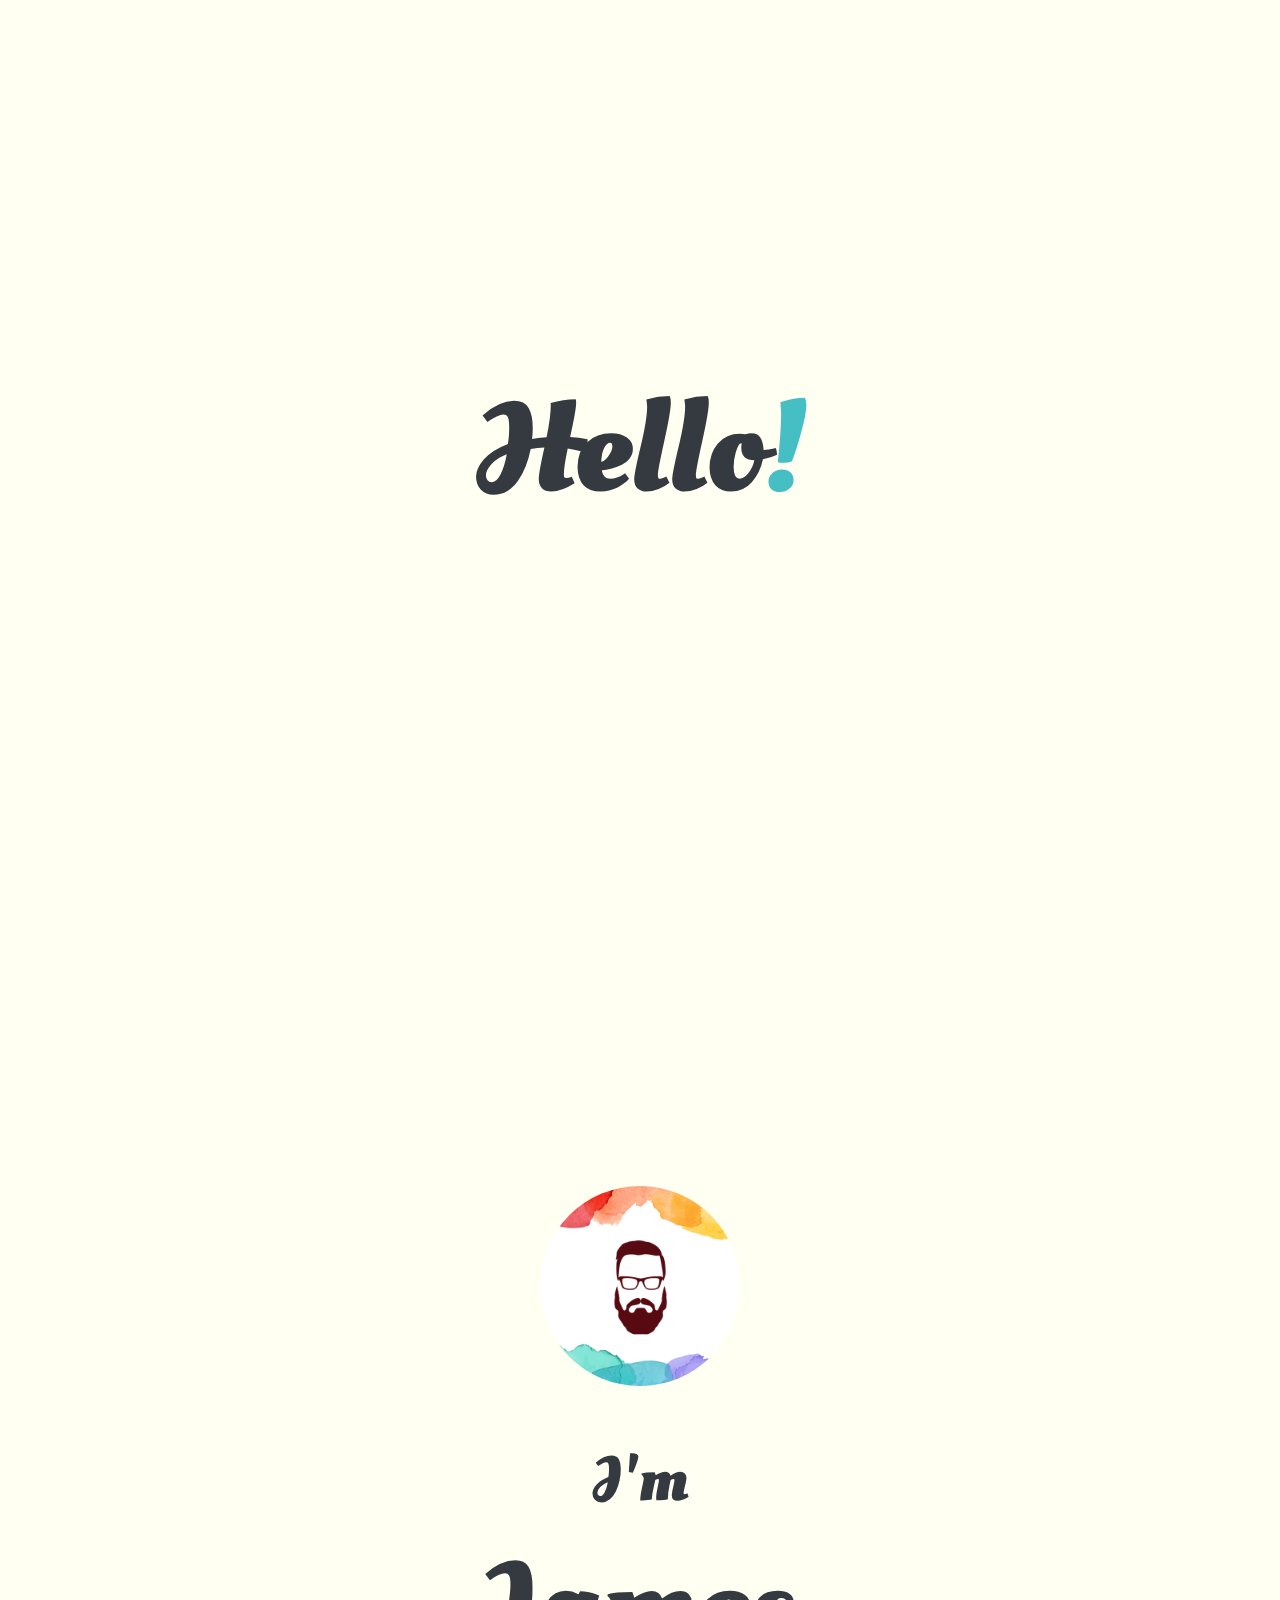
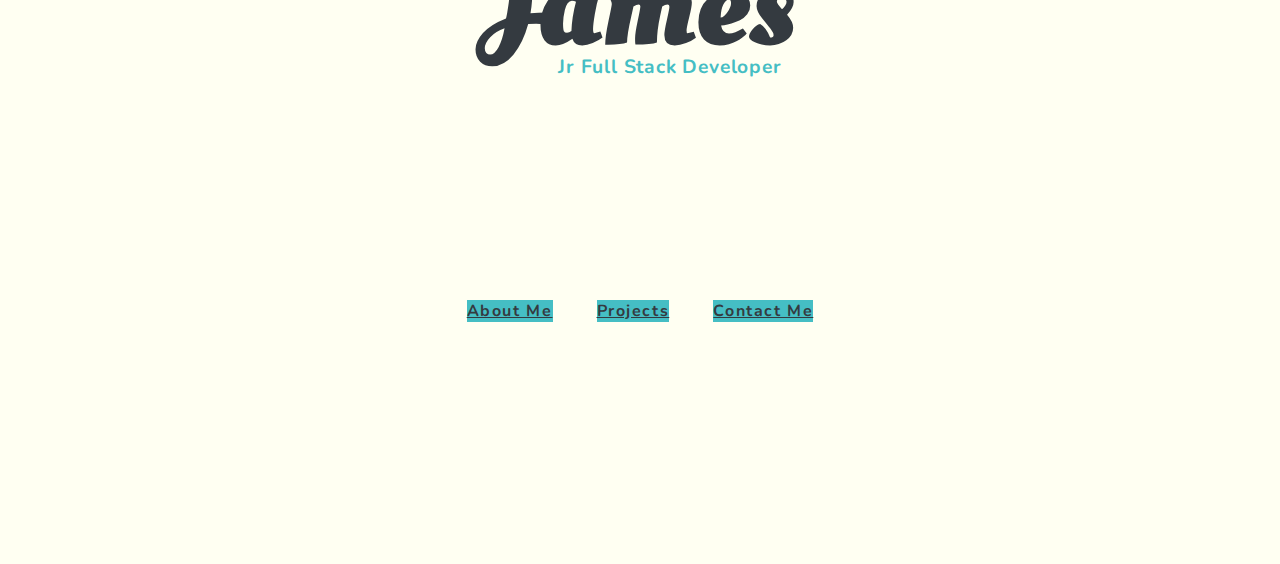
<file: index.html>
<!DOCTYPE html>
<html lang="en" class="wf-loading">
<head>
    <meta charset="UTF-8">
    <meta name="viewport" content="width=device-width, initial-scale=1.0">
    <title>J.Stephens</title>
    <link rel="stylesheet" href="https://stackpath.bootstrapcdn.com/bootstrap/4.5.0/css/bootstrap.min.css" integrity="sha384-9aIt2nRpC12Uk9gS9baDl411NQApFmC26EwAOH8WgZl5MYYxFfc+NcPb1dKGj7Sk" crossorigin="anonymous">
    <link rel="stylesheet" href="https://use.fontawesome.com/releases/v5.14.0/css/all.css" integrity="sha384-HzLeBuhoNPvSl5KYnjx0BT+WB0QEEqLprO+NBkkk5gbc67FTaL7XIGa2w1L0Xbgc" crossorigin="anonymous">
    <link rel="apple-touch-icon" sizes="180x180" href="assets/favicon/apple-touch-icon.png">
    <link rel="icon" type="image/png" sizes="32x32" href="assets/favicon//favicon-32x32.png">
    <link rel="icon" type="image/png" sizes="16x16" href="assets/favicon//favicon-16x16.png">
    <link rel="manifest" href="assets/favicon//site.webmanifest">
    <link rel="stylesheet" href="assets/css/style.css" type="text/css">
</head>
<body>
    <!-------- Landing Hello Section -------->
    <header>
        <div class="container-fluid">
            <div class="row">
                <div class="col-12 landing-hello">
                    <h1>Hello<span class="b-mark">!</span></h1>
                    <a href="#js-title" class="down-arrow"><i class="fas fa-angle-down"></i></a>
                </div>
            </div>
        </div>
    </header>
    <!-------- /Landing Hello Section -------->
    <!-------- Landing Intro Section -------->
    <main>
        <div class="container-fluid intro-576">
            <div class="row">
                <div class="col-12 intro-section">
                    <img class="js-logo-lg" src="assets/images/james-logo.png" alt="James Stephens Logo">
                    <h1 id="js-title"><span>I'm</span>James</h1>
                    <h5 class="tag-line">Jr Full Stack Developer</h5>
                </div>
            </div>
            <div class="row">
                <div class="col-12 cta-btns">
                    <a href="about.html" class="btn btn-lg btn-dark landing-btn">About Me</a>
                    <a href="projects.html" class="btn btn-lg btn-dark landing-btn">Projects</a>
                    <a href="contact.html" class="btn btn-lg btn-dark landing-btn" id="contact-btn">Contact Me</a>
                </div>
            </div>
        </div>
    </main>
    <!-------- /Landing Intro Section -------->
    <!-------- Footer -------->
    <footer>
        <nav class="navbar navbar-expand-lg navbar-dark bg-dark">
            <div class="social-links-foot">
                <ul class="nav">
                    <li class="nav-item">
                        <a class="nav-link social-links" href="https://github.com/DevSteg" target="_blank"><i class="fab fa-github-square"></i></a>
                    </li>
                    <li class="nav-item">
                        <a class="nav-link social-links" href="https://www.facebook.com/james.stephens.10420321" target="_blank"><i class="fab fa-facebook-square"></i></a>
                    </li>
                    <li class="nav-item">
                        <a class="nav-link social-links" href="https://twitter.com/Steggy29" target="_blank"><i class="fab fa-twitter-square"></i></a>
                    </li>
                    <li class="nav-item">
                        <a class="nav-link social-links" href="https://www.instagram.com/steg29/" target="_blank"><i class="fab fa-instagram-square"></i></a>
                    </li>
                </ul>
            </div>
        </nav>
    </footer>
    <!-------- /Footer -------->
    <script src="https://code.jquery.com/jquery-3.5.1.slim.min.js" integrity="sha384-DfXdz2htPH0lsSSs5nCTpuj/zy4C+OGpamoFVy38MVBnE+IbbVYUew+OrCXaRkfj" crossorigin="anonymous"></script>
    <script src="https://cdn.jsdelivr.net/npm/popper.js@1.16.0/dist/umd/popper.min.js" integrity="sha384-Q6E9RHvbIyZFJoft+2mJbHaEWldlvI9IOYy5n3zV9zzTtmI3UksdQRVvoxMfooAo" crossorigin="anonymous"></script>
    <script src="https://stackpath.bootstrapcdn.com/bootstrap/4.5.0/js/bootstrap.min.js" integrity="sha384-OgVRvuATP1z7JjHLkuOU7Xw704+h835Lr+6QL9UvYjZE3Ipu6Tp75j7Bh/kR0JKI" crossorigin="anonymous"></script>
</body>
</html>
</file>
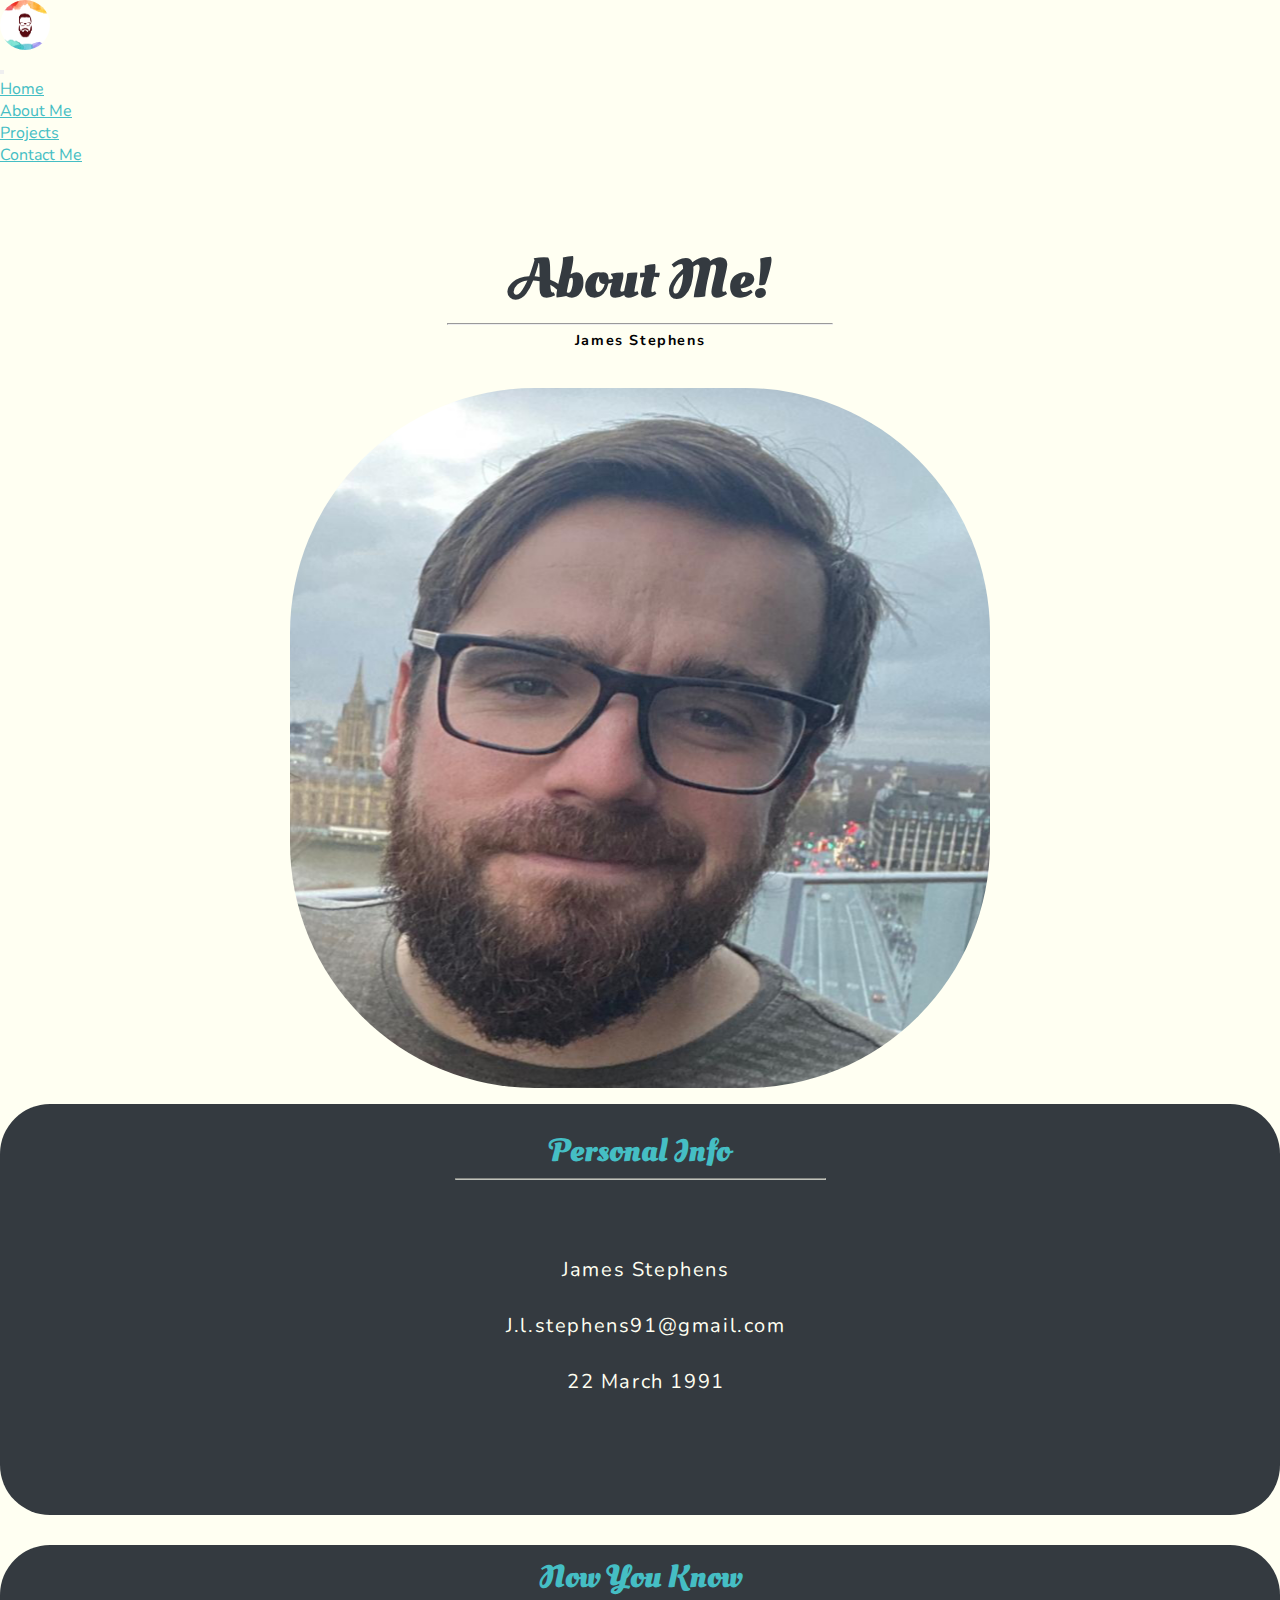
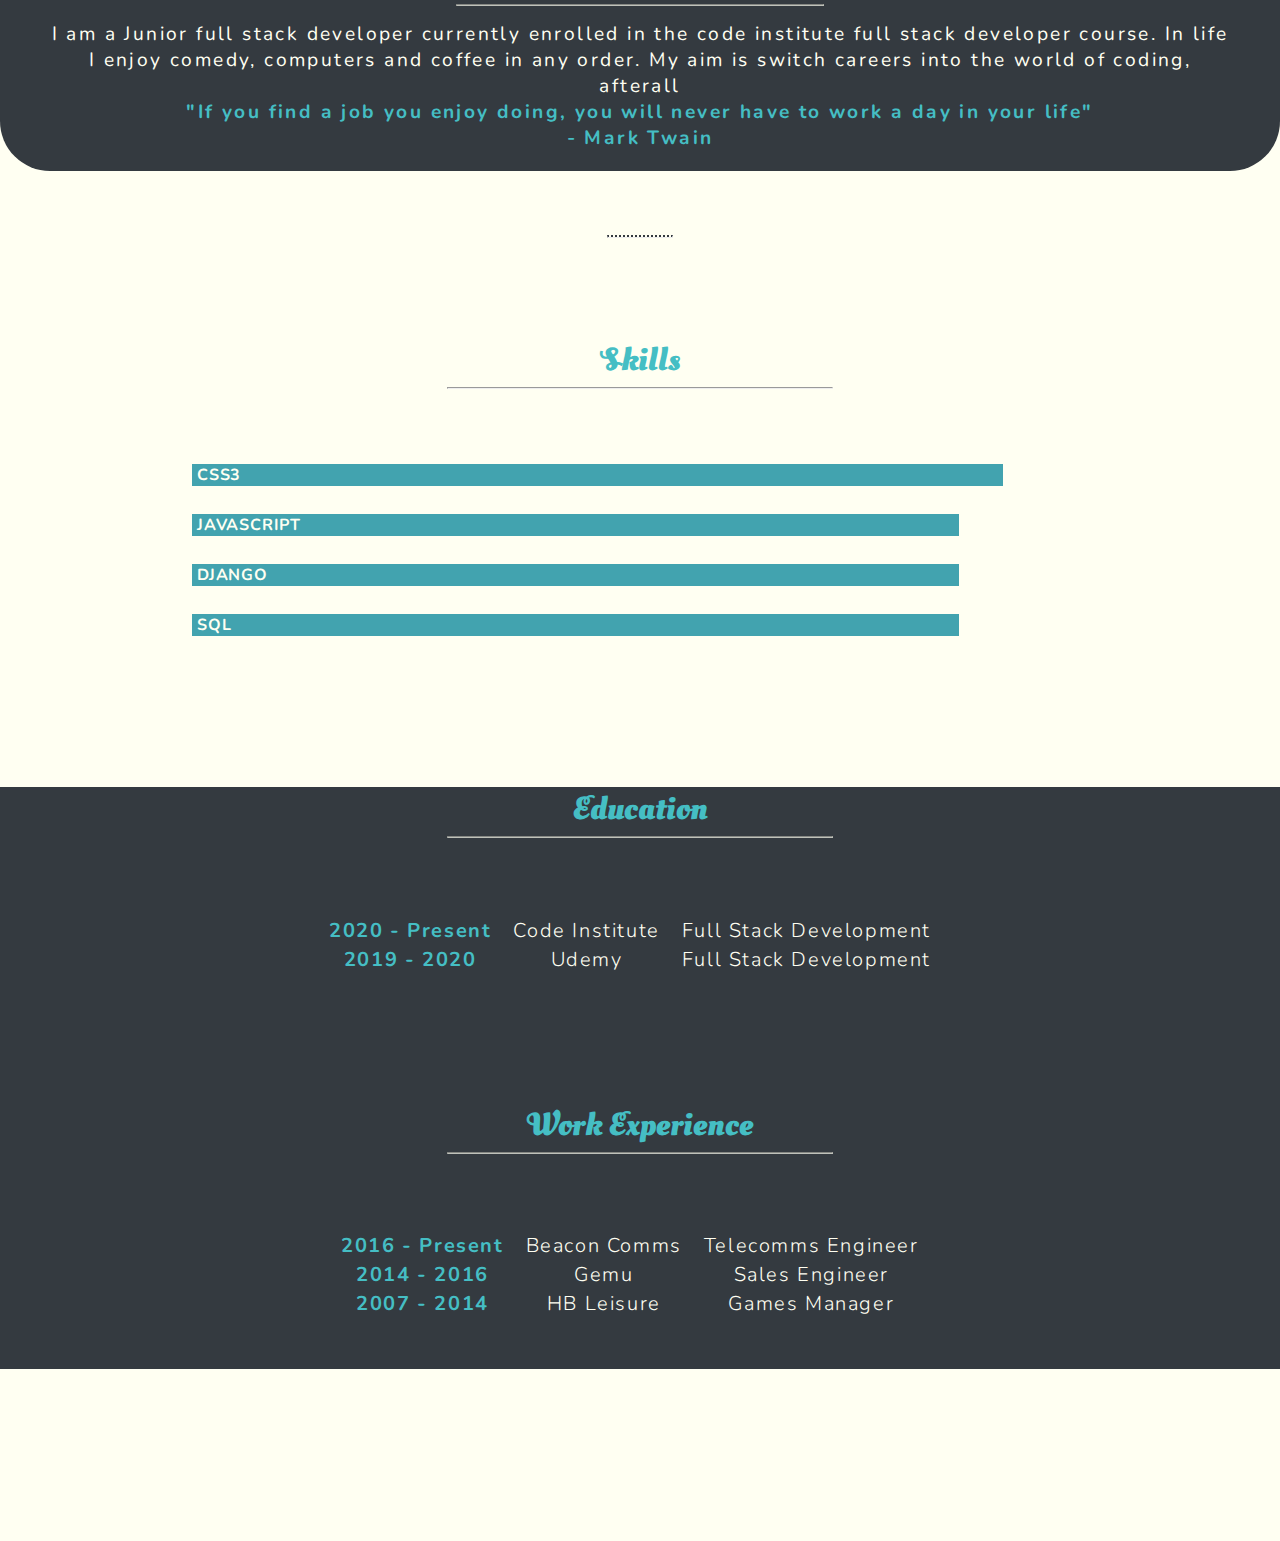
<file: about.html>
<!DOCTYPE html>
<html lang="en">
<head>
    <meta charset="UTF-8">
    <meta name="viewport" content="width=device-width, initial-scale=1.0">
    <title>J.Stephens</title>
    <link rel="stylesheet" href="https://stackpath.bootstrapcdn.com/bootstrap/4.5.0/css/bootstrap.min.css" integrity="sha384-9aIt2nRpC12Uk9gS9baDl411NQApFmC26EwAOH8WgZl5MYYxFfc+NcPb1dKGj7Sk" crossorigin="anonymous">
    <link rel="stylesheet" href="https://use.fontawesome.com/releases/v5.14.0/css/all.css" integrity="sha384-HzLeBuhoNPvSl5KYnjx0BT+WB0QEEqLprO+NBkkk5gbc67FTaL7XIGa2w1L0Xbgc" crossorigin="anonymous">
    <link rel="apple-touch-icon" sizes="180x180" href="assets/favicon/apple-touch-icon.png">
    <link rel="icon" type="image/png" sizes="32x32" href="assets/favicon//favicon-32x32.png">
    <link rel="icon" type="image/png" sizes="16x16" href="assets/favicon//favicon-16x16.png">
    <link rel="manifest" href="assets/favicon//site.webmanifest">
    <link rel="stylesheet" href="assets/css/style.css" type="text/css">
</head>
<body>
    <!-------- Top Navbar -------->
    <header>
        <nav class="navbar navbar-expand-lg navbar-dark bg-dark fixed-top">
            <div class="nav-logo">
                <a class="navbar-brand" href="index.html">
     	            <img class="js-logo-sm" src="assets/images/james-logo.png" alt="James Stephens Logo">
                </a>
            </div>
            <button class="navbar-toggler" data-toggle="collapse" data-target="#nav-collapse-top-about" type="button" aria-controls="nav-collapse-top-about" aria-expanded="false" aria-label="Toggle navigation">
                <span class="navbar-toggler-icon"></span>
            </button>
            <div class="collapse navbar-collapse" id="nav-collapse-top-about">
                <ul class="navbar-nav">
                    <li class="nav-item">
                        <a href="index.html" class="nav-link">Home</a>
                    </li>
                    <li class="nav-item">
                        <a href="about.html" class="nav-link active">About Me</a>
                    </li>
                    <li class="nav-item">
                        <a href="projects.html" class="nav-link">Projects</a>
                    </li>
                    <li class="nav-item">
                        <a href="contact.html" class="nav-link">Contact Me</a>
                    </li>
                </ul>
            </div>
        </nav>
    </header>
    <!-------- /Top Navbar -------->
    <!-------- About Me Main Section -------->
    <main>
        <div class="about-section">
            <div class="container-fluid cf-1024">
                <div class="row">
                    <div class="col-12">
                        <h1 class="page-title">About Me!</h1>
                        <hr>
                        <h4 class="sub-title">James Stephens</h4>
                    </div>
                </div>
                <!-------- Main Image and Personal Info Section -------->
                <div class="row pi-img-block">
                    <div class="col-xl-6 col-lg-12 img-1024">
                        <img class="js-image" src="assets/images/js-image.jpg" alt="Image of James Stephens">
                    </div>
                    <div class="col-xl-6 col-lg-12 cf-1024">
                        <div class="pi-section about-block">
                            <h2 class="section-title">Personal Info</h2>
                            <hr class="white-hr">
                            <div class="pi-info">
                                <table>
                                    <tr>
                                        <th><i class="fas fa-male"></i></th>
                                        <td>James Stephens</td>
                                    </tr>
                                    <tr>
                                        <th><i class="fas fa-envelope"></i></th>
                                        <td>J.l.stephens91@gmail.com</td>
                                    </tr>
                                    <tr>
                                        <th><i class="fas fa-birthday-cake"></i></th>
                                        <td>22 March 1991</td>
                                    </tr>
                                </table>
                            </div>
                            <div class="sl-block">
                                <a class="social-links" href="https://github.com/DevSteg" target="_blank"><i class="fab fa-github-square"></i></a>
                                <a class="social-links" href="https://www.facebook.com/james.stephens.10420321" target="_blank"><i class="fab fa-facebook-square"></i></a>
                                <a class="social-links" href="https://twitter.com/Steggy29" target="_blank"><i class="fab fa-twitter-square"></i></a>
                                <a class="social-links" href="https://www.instagram.com/steg29/" target="_blank"><i class="fab fa-instagram-square"></i></a>
                            </div>
                        </div>
                        <!-------- Now You Know Section -------->
                        <div class="nyk-block about-block">
                            <h2 class="section-title">Now You Know</h2>
                            <hr class="white-hr">
                            <p>
                                I am a Junior full stack developer currently enrolled in the code institute full stack developer course.
                                In life I enjoy comedy, computers and coffee in any order. My aim is switch careers into the world of coding, afterall
                                <br><span>"If you find a job you enjoy doing, you will never have to work a day in your life" <br>- Mark Twain</span>
                            </p>
                        </div>
                        <!-------- /Now You Know Section -------->
                    </div>
                </div>
                <!-------- /Main Image and Personal Info Section -------->
                <!-------- Skills Section -------->
                <hr class="section-break">
                <div class="row skills-block">
                    <div class="col-12">
                        <h2 class="section-title">Skills</h2>
                        <hr>
                    </div>
                    <!-- Bootstrap Progress Bars (Edited to suit) -->
                    <div class="col-10 progress-block">
                        <div class="progress">
                            <div class="progress-bar progress-bar-striped progress-bar-animated bg-dark" role="progressbar" style="width: 100%" aria-valuenow="80" aria-valuemin="0" aria-valuemax="100">HTML5</div>
                        </div>
                        <div class="progress">
                            <div class="progress-bar progress-bar-striped progress-bar-animated bg-progress" role="progressbar" style="width: 90%" aria-valuenow="80" aria-valuemin="0" aria-valuemax="100">CSS3</div>
                        </div>
                        <div class="progress">
                            <div class="progress-bar progress-bar-striped progress-bar-animated bg-dark" role="progressbar" style="width: 90%" aria-valuenow="60" aria-valuemin="0" aria-valuemax="100">Bootstrap</div>
                        </div>
                        <div class="progress">
                            <div class="progress-bar progress-bar-striped progress-bar-animated bg-progress" role="progressbar" style="width: 85%" aria-valuenow="20" aria-valuemin="0" aria-valuemax="100">Javascript</div>
                        </div>
                        <div class="progress">
                            <div class="progress-bar progress-bar-striped progress-bar-animated bg-dark" role="progressbar" style="width: 85%" aria-valuenow="20" aria-valuemin="0" aria-valuemax="100">Python</div>
                        </div>
                        <div class="progress">
                            <div class="progress-bar progress-bar-striped progress-bar-animated bg-progress" role="progressbar" style="width: 85%" aria-valuenow="20" aria-valuemin="0" aria-valuemax="100">Django</div>
                        </div>
                        <div class="progress">
                            <div class="progress-bar progress-bar-striped progress-bar-animated bg-dark" role="progressbar" style="width: 95%" aria-valuenow="20" aria-valuemin="0" aria-valuemax="100">MongoDB</div>
                        </div>
                        <div class="progress">
                            <div class="progress-bar progress-bar-striped progress-bar-animated bg-progress" role="progressbar" style="width: 85%" aria-valuenow="20" aria-valuemin="0" aria-valuemax="100">SQL</div>
                        </div>
                        <div class="progress">
                            <div class="progress-bar progress-bar-striped progress-bar-animated bg-dark" role="progressbar" style="width: 100%" aria-valuenow="20" aria-valuemin="0" aria-valuemax="100">Git</div>
                        </div>
                    </div>
                    <!-- /Bootstrap Progress Bars (Edited to suit) -->
                </div>
                <!-------- /Skills Section -------->
                <!-------- Work Experience and Education Section -------->
                <div class="row ex-ed-block about-block">
                    <div class="col-xl-6 col-lg-12">
                        <div class="ed-section">
                            <h3 class="section-title">Education</h3>
                            <hr class="white-hr">
                            <table>
                                <tbody>
                                    <tr>
                                        <th class="ex-ed-date">2020 - Present</th>
                                        <td>Code Institute</td>
                                        <td>Full Stack Development</td>
                                    </tr>
                                    <tr>
                                        <th class="ex-ed-date">2019 - 2020</th>
                                        <td>Udemy</td>
                                        <td>Full Stack Development</td>
                                    </tr>
                                </tbody>
                            </table>
                        </div>
                    </div>
                    <div class="col-xl-6 col-lg-12"> 
                        <div class="ex-section">                    
                            <h2 class="section-title">Work Experience</h2>
                            <hr class="white-hr">
                            <table>
                                <tbody>
                                    <tr>
                                        <th class="ex-ed-date">2016 - Present</th>
                                        <td>Beacon Comms</td>
                                        <td>Telecomms Engineer</td>
                                    </tr>
                                    <tr>
                                        <th class="ex-ed-date">2014 - 2016</th>
                                        <td>Gemu</td>
                                        <td>Sales Engineer</td>
                                    </tr>
                                    <tr>
                                        <th class="ex-ed-date">2007 - 2014</th>
                                        <td>HB Leisure</td>
                                        <td>Games Manager</td>
                                    </tr>
                                </tbody>
                            </table>
                        </div>
                    </div>
                </div>
                <!-------- /Work Experience and Education Section -------->
            </div>
        </div>
    </main>
    <!-------- /About Me Main Section -------->
    <!-------- Footer -------->
    <footer>
        <nav class="navbar navbar-dark bg-dark">
            <div class="social-links-foot">
                <ul class="nav">
                    <li class="nav-item">
                        <a class="nav-link social-links" href="https://github.com/DevSteg" target="_blank"><i class="fab fa-github-square"></i></a>
                    </li>
                    <li class="nav-item">
                        <a class="nav-link social-links" href="https://www.facebook.com/james.stephens.10420321" target="_blank"><i class="fab fa-facebook-square"></i></a>
                    </li>
                    <li class="nav-item">
                        <a class="nav-link social-links" href="https://twitter.com/Steggy29" target="_blank"><i class="fab fa-twitter-square"></i></a>
                    </li>
                    <li class="nav-item">
                        <a class="nav-link social-links" href="https://www.instagram.com/steg29/" target="_blank"><i class="fab fa-instagram-square"></i></a>
                    </li>
                </ul>
            </div>
        </nav>
    </footer>
    <!-------- /Footer -------->
    <script src="https://code.jquery.com/jquery-3.5.1.slim.min.js" integrity="sha384-DfXdz2htPH0lsSSs5nCTpuj/zy4C+OGpamoFVy38MVBnE+IbbVYUew+OrCXaRkfj" crossorigin="anonymous"></script>
    <script src="https://cdn.jsdelivr.net/npm/popper.js@1.16.0/dist/umd/popper.min.js" integrity="sha384-Q6E9RHvbIyZFJoft+2mJbHaEWldlvI9IOYy5n3zV9zzTtmI3UksdQRVvoxMfooAo" crossorigin="anonymous"></script>
    <script src="https://stackpath.bootstrapcdn.com/bootstrap/4.5.0/js/bootstrap.min.js" integrity="sha384-OgVRvuATP1z7JjHLkuOU7Xw704+h835Lr+6QL9UvYjZE3Ipu6Tp75j7Bh/kR0JKI" crossorigin="anonymous"></script>
</body>
</html>
</file>
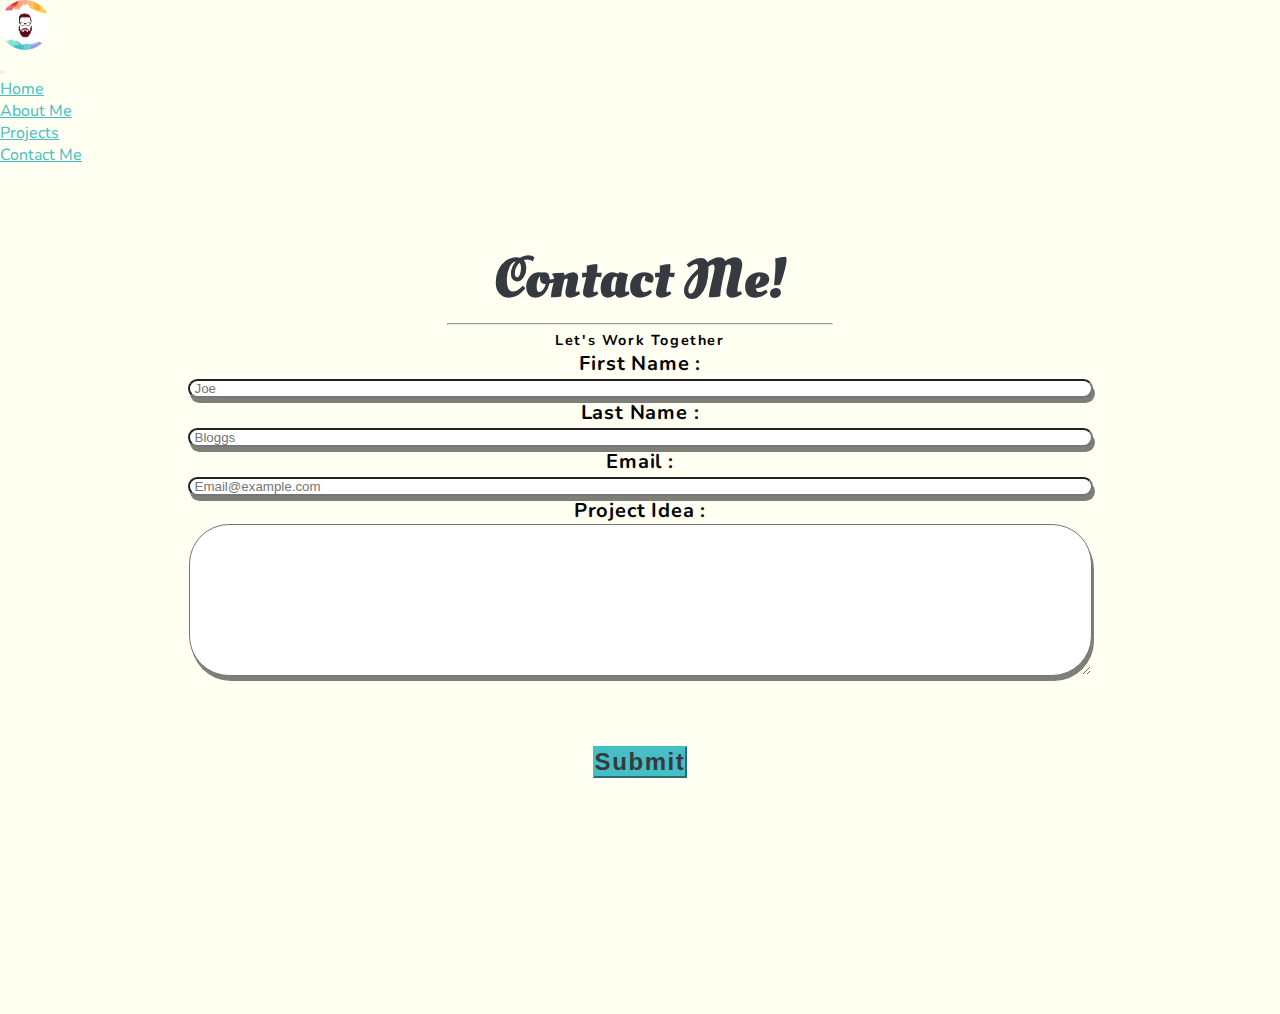
<file: contact.html>
<!DOCTYPE html>
<html lang="en">
<head>
    <meta charset="UTF-8">
    <meta name="viewport" content="width=device-width, initial-scale=1.0">
    <title>J.Stephens</title>
    <link rel="stylesheet" href="https://stackpath.bootstrapcdn.com/bootstrap/4.5.0/css/bootstrap.min.css" integrity="sha384-9aIt2nRpC12Uk9gS9baDl411NQApFmC26EwAOH8WgZl5MYYxFfc+NcPb1dKGj7Sk" crossorigin="anonymous">
    <link rel="stylesheet" href="https://use.fontawesome.com/releases/v5.14.0/css/all.css" integrity="sha384-HzLeBuhoNPvSl5KYnjx0BT+WB0QEEqLprO+NBkkk5gbc67FTaL7XIGa2w1L0Xbgc" crossorigin="anonymous">
    <link rel="apple-touch-icon" sizes="180x180" href="assets/favicon/apple-touch-icon.png">
    <link rel="icon" type="image/png" sizes="32x32" href="assets/favicon//favicon-32x32.png">
    <link rel="icon" type="image/png" sizes="16x16" href="assets/favicon//favicon-16x16.png">
    <link rel="manifest" href="assets/favicon//site.webmanifest">
    <link rel="stylesheet" href="assets/css/style.css" type="text/css">
</head>
<body>
    <!-------- Top Navbar -------->
    <header>
        <nav class="navbar navbar-expand-lg navbar-dark bg-dark fixed-top">
            <div class="nav-logo">
                <a class="navbar-brand" href="index.html">
     	            <img class="js-logo-sm" src="assets/images/james-logo.png" alt="James Stephens Logo">
                </a>
            </div>
            <button class="navbar-toggler" data-toggle="collapse" data-target="#nav-collapse-top-con" type="button" aria-controls="nav-collapse-top-con" aria-expanded="false" aria-label="Toggle navigation">
                <span class="navbar-toggler-icon"></span>
            </button>
            <div class="collapse navbar-collapse" id="nav-collapse-top-con">
                <ul class="navbar-nav">
                    <li class="nav-item">
                        <a href="index.html" class="nav-link">Home</a>
                    </li>
                    <li class="nav-item">
                        <a href="about.html" class="nav-link">About Me</a>
                    </li>
                    <li class="nav-item">
                        <a href="projects.html" class="nav-link">Projects</a>
                    </li>
                    <li class="nav-item">
                        <a href="contact.html" class="nav-link active">Contact Me</a>
                    </li>
                </ul>
            </div>
        </nav>    
    </header>
    <!-------- /Top Navbar -------->
    <!-------- Contact Form Main Section -------->
    <main>
        <div class="container-fluid contact-section">
            <div class="row">
                <div class="col-12">
                    <h1 class="page-title">Contact Me!</h1>
                    <hr>
                    <h4 class="sub-title">Let's Work Together</h4>
                </div>
            </div>
            <!-------- Contact Form -------->
            <div class="row">
                <div class="col-xl-4 col-lg-12 contact-form">
                    <form action="mailto:j.l.stephens91@gmail.com" method="POST">
                        <label for="fname">First Name :</label><br>
                        <input type="text" id="fname" name="fname" placeholder="Joe" required><br>
                        <label for="lname">Last Name :</label><br>
                        <input type="text" id="lname" name="lname" placeholder="Bloggs" required><br>
                        <label for="email">Email :</label><br>
                        <input type="email" id="email" name="email" placeholder="Email@example.com" required><br>
                        <label for="project">Project Idea :</label><br>
                        <textarea name="project" id="project" cols="40" rows="10" required></textarea><br>
                        <button class="btn btn-lg btn-dark form-sub" type="submit" value="Submit">Submit</button>
                    </form>
                </div>
            </div>
            <!-------- /Contact Form -------->
        </div>
    </main>
    <!-------- /Contact Form Main Section -------->
    <!-------- Footer -------->
    <footer>
        <nav class="navbar navbar-dark bg-dark">
            <div class="social-links-foot">
                <ul class="nav">
                    <li class="nav-item">
                        <a class="nav-link social-links" href="https://github.com/DevSteg" target="_blank"><i class="fab fa-github-square"></i></a>
                    </li>
                    <li class="nav-item">
                        <a class="nav-link social-links" href="https://www.facebook.com/james.stephens.10420321" target="_blank"><i class="fab fa-facebook-square"></i></a>
                    </li>
                    <li class="nav-item">
                        <a class="nav-link social-links" href="https://twitter.com/Steggy29" target="_blank"><i class="fab fa-twitter-square"></i></a>
                    </li>
                    <li class="nav-item">
                        <a class="nav-link social-links" href="https://www.instagram.com/steg29/" target="_blank"><i class="fab fa-instagram-square"></i></a>
                    </li>
                </ul>
            </div>
        </nav>
    </footer>
    <!-------- /Footer -------->
    <script src="https://code.jquery.com/jquery-3.5.1.slim.min.js" integrity="sha384-DfXdz2htPH0lsSSs5nCTpuj/zy4C+OGpamoFVy38MVBnE+IbbVYUew+OrCXaRkfj" crossorigin="anonymous"></script>
    <script src="https://cdn.jsdelivr.net/npm/popper.js@1.16.0/dist/umd/popper.min.js" integrity="sha384-Q6E9RHvbIyZFJoft+2mJbHaEWldlvI9IOYy5n3zV9zzTtmI3UksdQRVvoxMfooAo" crossorigin="anonymous"></script>
    <script src="https://stackpath.bootstrapcdn.com/bootstrap/4.5.0/js/bootstrap.min.js" integrity="sha384-OgVRvuATP1z7JjHLkuOU7Xw704+h835Lr+6QL9UvYjZE3Ipu6Tp75j7Bh/kR0JKI" crossorigin="anonymous"></script>
</body>
</html>
</file>
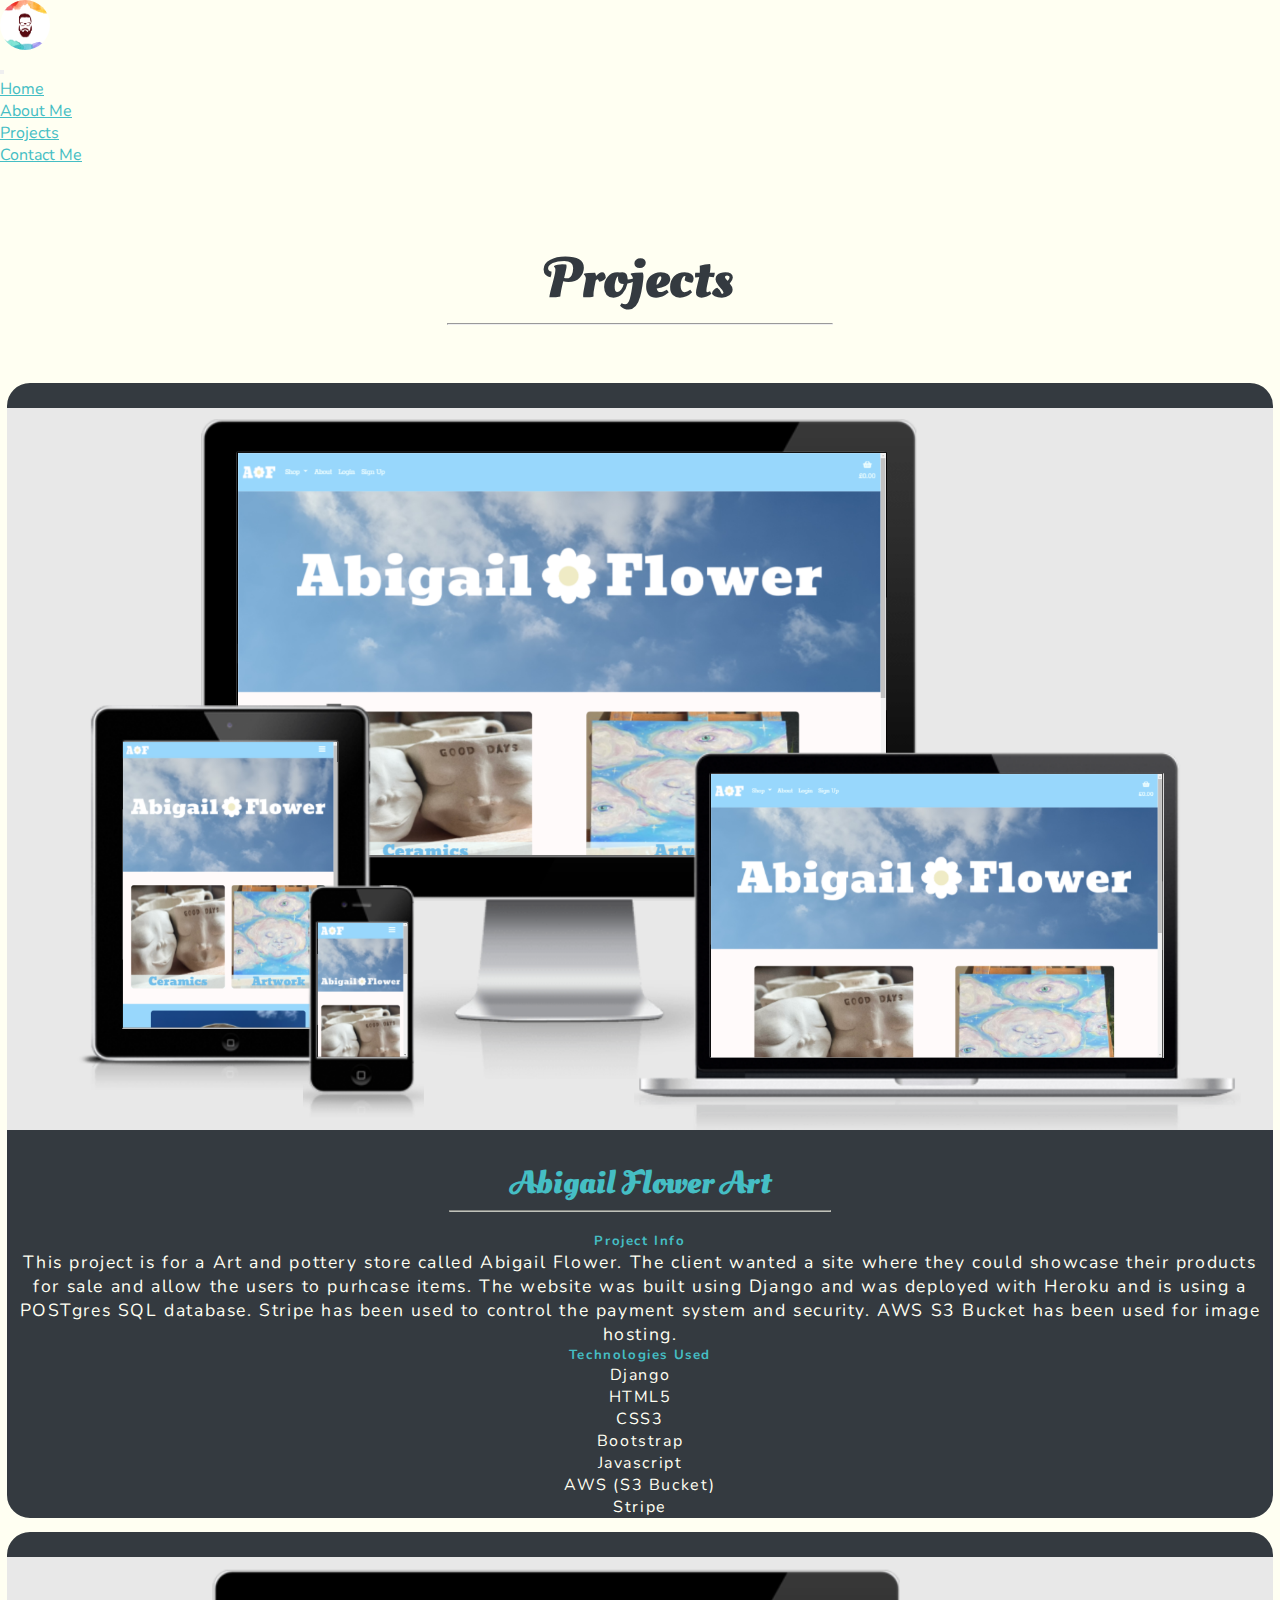
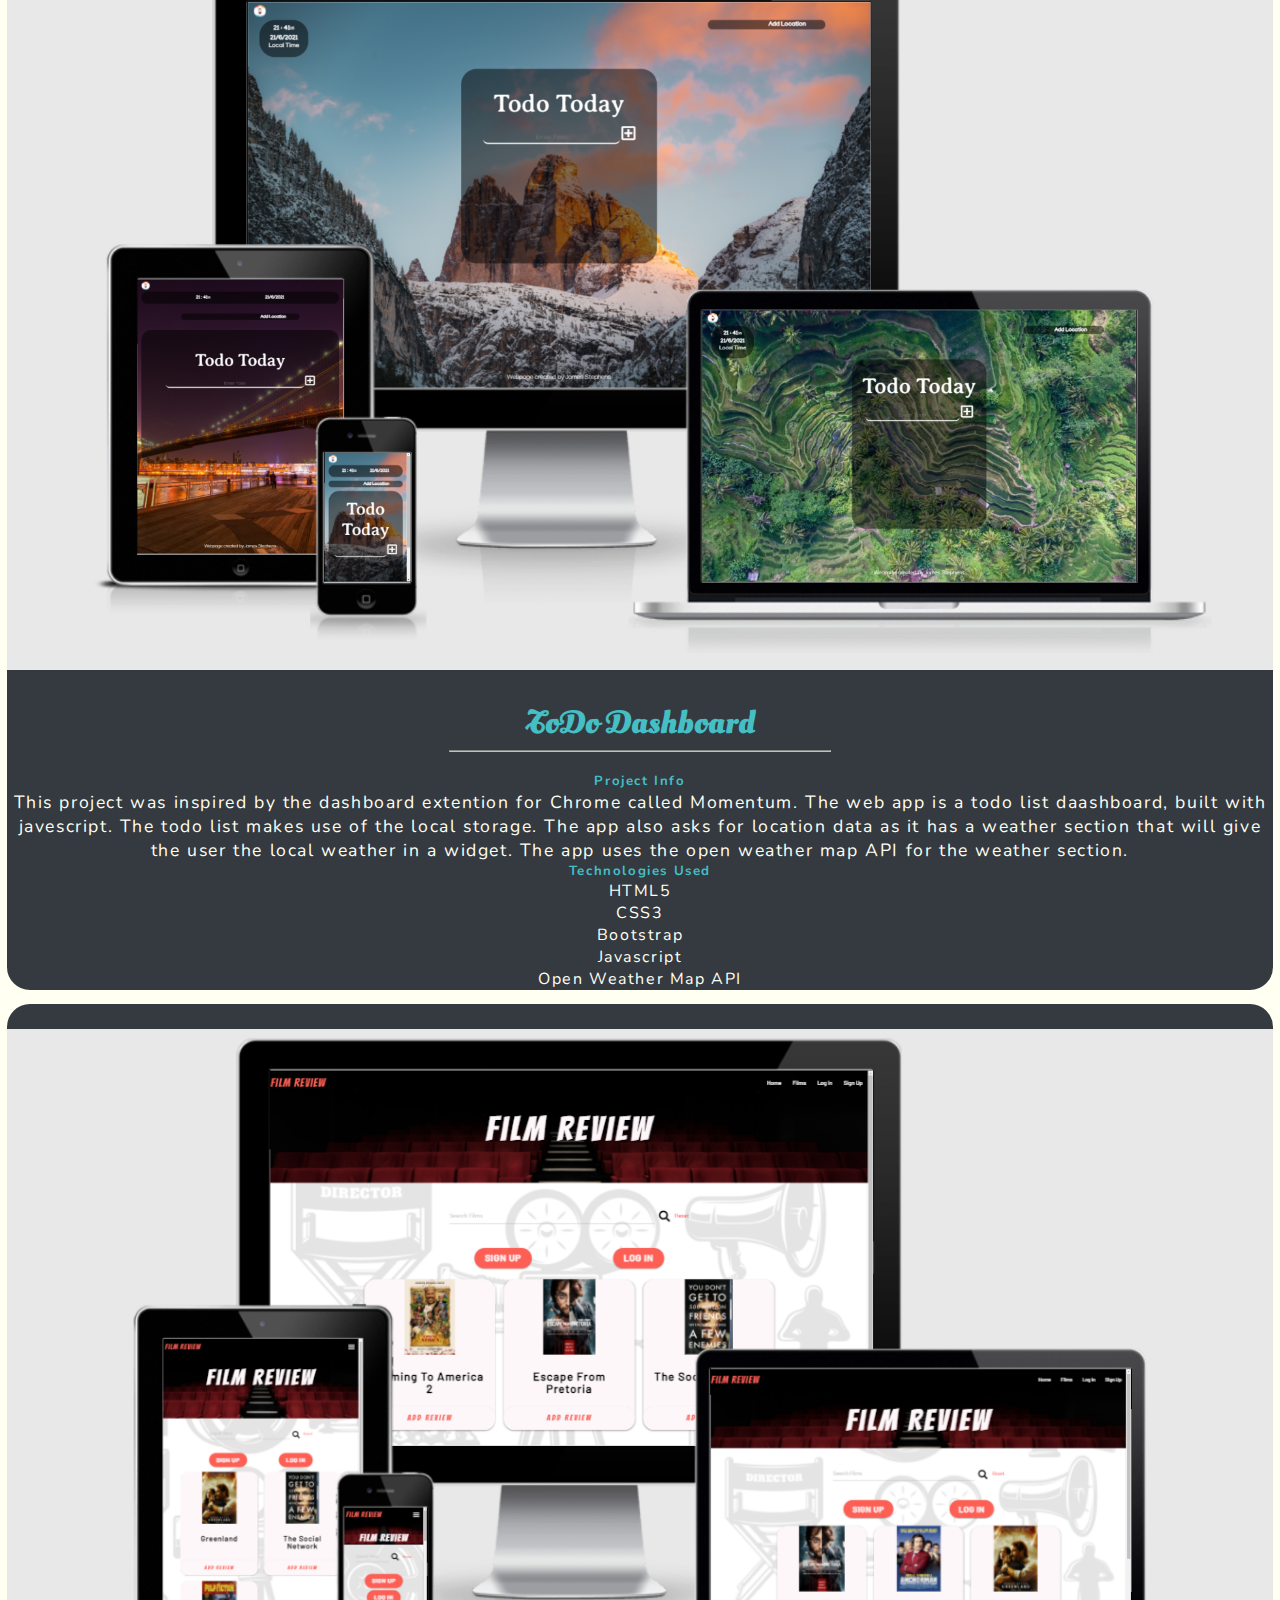
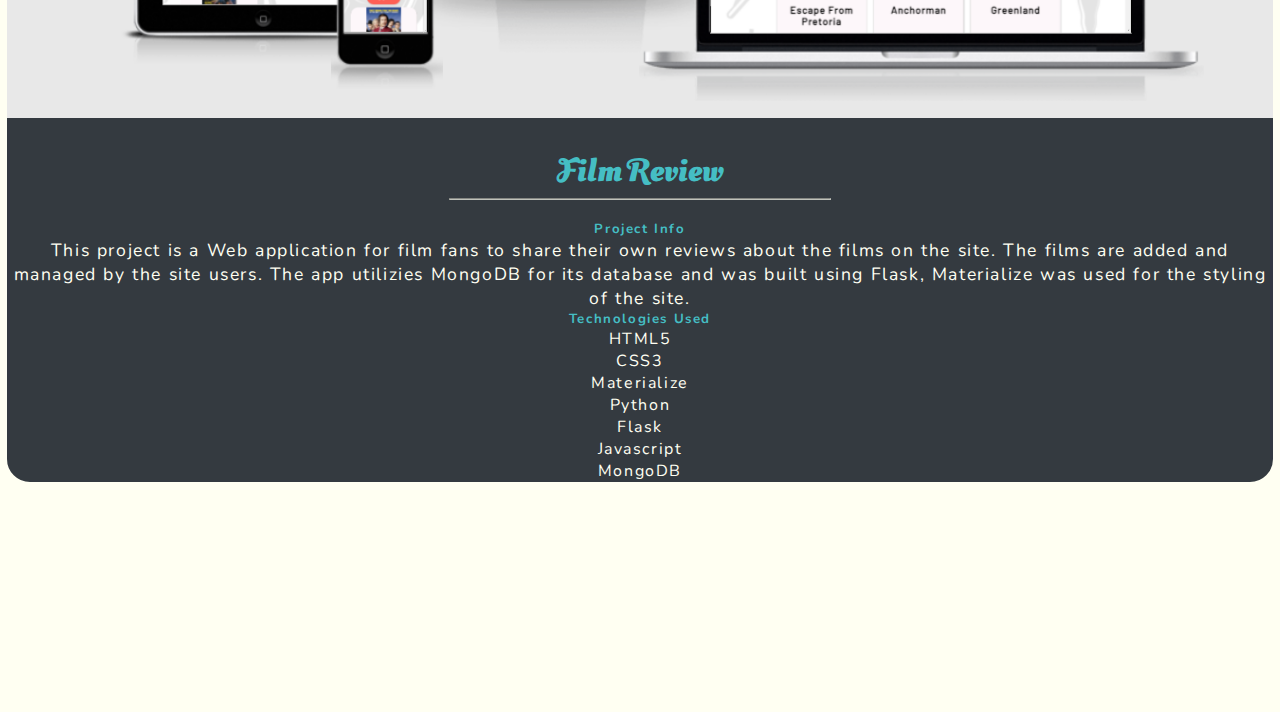
<file: projects.html>
<!DOCTYPE html>
<html lang="en">
<head>
    <meta charset="UTF-8">
    <meta name="viewport" content="width=device-width, initial-scale=1.0">
    <title>J.Stephens</title>
    <link rel="stylesheet" href="https://stackpath.bootstrapcdn.com/bootstrap/4.5.0/css/bootstrap.min.css" integrity="sha384-9aIt2nRpC12Uk9gS9baDl411NQApFmC26EwAOH8WgZl5MYYxFfc+NcPb1dKGj7Sk" crossorigin="anonymous">
    <link rel="stylesheet" href="https://use.fontawesome.com/releases/v5.14.0/css/all.css" integrity="sha384-HzLeBuhoNPvSl5KYnjx0BT+WB0QEEqLprO+NBkkk5gbc67FTaL7XIGa2w1L0Xbgc" crossorigin="anonymous">
    <link rel="apple-touch-icon" sizes="180x180" href="assets/favicon/apple-touch-icon.png">
    <link rel="icon" type="image/png" sizes="32x32" href="assets/favicon//favicon-32x32.png">
    <link rel="icon" type="image/png" sizes="16x16" href="assets/favicon//favicon-16x16.png">
    <link rel="manifest" href="assets/favicon//site.webmanifest">
    <link rel="stylesheet" href="assets/css/style.css" type="text/css">
</head>
<body>
    <!-------- Top Navbar -------->
    <header>
        <nav class="navbar navbar-expand-lg navbar-dark bg-dark fixed-top">
            <div class="nav-logo">
                <a class="navbar-brand" href="index.html">
     	            <img class="js-logo-sm" src="assets/images/james-logo.png" alt="James Stephens Logo">
                </a>
            </div>
            <button class="navbar-toggler" data-toggle="collapse" data-target="#nav-collapse-top-pro" type="button" aria-controls="nav-collapse-top-pro" aria-expanded="false" aria-label="Toggle navigation">
                <span class="navbar-toggler-icon"></span>
            </button>
            <div class="collapse navbar-collapse" id="nav-collapse-top-pro">
                <ul class="navbar-nav">
                    <li class="nav-item">
                        <a href="index.html" class="nav-link">Home</a>
                    </li>
                    <li class="nav-item">
                        <a href="about.html" class="nav-link">About Me</a>
                    </li>
                    <li class="nav-item">
                        <a href="projects.html" class="nav-link projects active">Projects</a>
                    </li>
                    <li class="nav-item">
                        <a href="contact.html" class="nav-link">Contact Me</a>
                    </li>
                </ul>
            </div>
        </nav>
    </header>
    <!-------- /Top Navbar -------->
    <!-------- Projects Main Section -------->
    <main>
        <div class="container-fluid cf-1024">
            <div class="row">
                <div class="col-12">
                    <h2 class="page-title">Projects</h2>
                    <hr>
                </div>
            </div>
            <div class="row projects-section">
                <!-------- Project One -------->
                <div class="col-xl-4 col-lg-12 project-block">
                    <a href="https://abigail-flower.herokuapp.com/" target="_blank">
                        <img class="mock-img" src="assets/images/af_snapshot.png" alt="Mock up of the website Abigail Flower Website">
                        <h3 class="section-title">Abigail Flower Art</h3>
                        <hr class="white-hr">
                        <div class="project-info">
                            <h5>Project Info</h5>
                            <p>
                                This project is for a Art and pottery store called Abigail Flower. The client wanted a site where they could showcase their products for sale and allow the users to purhcase items. 
                                The website was built using Django and was deployed with Heroku and is using a POSTgres SQL database. Stripe has been used to control the payment system and security. AWS S3 Bucket has been used for image hosting.
                            </p>
                            <h5>Technologies Used</h5>
                            <ul>
                                <li>Django</li>
                                <li>HTML5</li>
                                <li>CSS3</li>
                                <li>Bootstrap</li>
                                <li>Javascript</li>
                                <li>AWS (S3 Bucket)</li>
                                <li>Stripe</li>
                            </ul>
                        </div>
                    </a>
                </div>
                <!-------- /Project One -------->
                <!-------- Project Two -------->
                <div class="col-xl-4 col-lg-12 project-block">
                    <a href="https://devsteg.github.io/ToDo-Dashboard/" target="_blank">
                        <img class="mock-img" src="assets/images/todo-dashboard-snapshot.png" alt="Mock up of the website unsplash.com">
                        <h3 class="section-title">ToDo Dashboard</h3>
                        <hr class="white-hr">
                        <div class="project-info">
                            <h5>Project Info</h5>
                            <p>
                                This project was inspired by the dashboard extention for Chrome called Momentum. The web app is a todo list daashboard, 
                                built with javescript. The todo list makes use of the local storage. The app also asks for location data as it has a weather section that
                                will give the user the local weather in a widget. The app uses the open weather map API for the weather section.  
                            </p>
                            <h5>Technologies Used</h5>
                            <ul>
                                <li>HTML5</li>
                                <li>CSS3</li>
                                <li>Bootstrap</li>
                                <li>Javascript</li>
                                <li>Open Weather Map API</li>
                            </ul>
                        </div>
                    </a>
                </div>
                <!-------- /Project Two -------->
                <!-------- Project Three -------->
                <div class="col-xl-4 col-lg-12 project-block">
                    <a href="https://film-review-project.herokuapp.com/index" target="_blank">
                        <img class="mock-img" src="assets/images/film_review_snapshot.png" alt="Mock up of the website comedystore.co.uk">
                        <h3 class="section-title">Film Review</h3>
                        <hr class="white-hr">
                        <div class="project-info">
                            <h5>Project Info</h5>
                            <p>
                                This project is a Web application for film fans to share their own reviews about the films on the site. The films are added and managed by the site users.
                                The app utilizies MongoDB for its database and was built using Flask, Materialize was used for the styling of the site.
                            </p>
                            <h5>Technologies Used</h5>
                            <ul>
                                <li>HTML5</li>
                                <li>CSS3</li>
                                <li>Materialize</li>
                                <li>Python</li>
                                <li>Flask</li>
                                <li>Javascript</li>
                                <li>MongoDB</li>
                            </ul>
                        </div>
                    </a>
                </div>
                <!-------- /Project Three -------->
            </div>
        </div>
    </main>
    <!-------- /Projects Main Section -------->
    <!-------- Footer -------->
    <footer>
        <nav class="navbar navbar-dark bg-dark">
            <div class="social-links-foot">
                <ul class="nav">
                    <li class="nav-item">
                        <a class="nav-link social-links" href="https://github.com/DevSteg" target="_blank"><i class="fab fa-github-square"></i></a>
                    </li>
                    <li class="nav-item">
                        <a class="nav-link social-links" href="https://www.facebook.com/james.stephens.10420321" target="_blank"><i class="fab fa-facebook-square"></i></a>
                    </li>
                    <li class="nav-item">
                        <a class="nav-link social-links" href="https://twitter.com/Steggy29" target="_blank"><i class="fab fa-twitter-square"></i></a>
                    </li>
                    <li class="nav-item">
                        <a class="nav-link social-links" href="https://www.instagram.com/steg29/" target="_blank"><i class="fab fa-instagram-square"></i></a>
                    </li>
                </ul>
            </div>
        </nav>
    </footer>
    <!-------- /Footer -------->
    <script src="https://code.jquery.com/jquery-3.5.1.slim.min.js" integrity="sha384-DfXdz2htPH0lsSSs5nCTpuj/zy4C+OGpamoFVy38MVBnE+IbbVYUew+OrCXaRkfj" crossorigin="anonymous"></script>
    <script src="https://cdn.jsdelivr.net/npm/popper.js@1.16.0/dist/umd/popper.min.js" integrity="sha384-Q6E9RHvbIyZFJoft+2mJbHaEWldlvI9IOYy5n3zV9zzTtmI3UksdQRVvoxMfooAo" crossorigin="anonymous"></script>
    <script src="https://stackpath.bootstrapcdn.com/bootstrap/4.5.0/js/bootstrap.min.js" integrity="sha384-OgVRvuATP1z7JjHLkuOU7Xw704+h835Lr+6QL9UvYjZE3Ipu6Tp75j7Bh/kR0JKI" crossorigin="anonymous"></script>
</body>
</html>
</file>
<file: assets/css/style.css>
@import url('https://fonts.googleapis.com/css2?family=Nunito:wght@300;400;700&family=Oleo+Script+Swash+Caps:wght@400;700&display=swap');

/* ----------------------------------------------Site Wide */

* {
    margin: 0;
    padding: 0;
}

body {
    background-color: #fffff2;
    min-height: 100vh;
    font-family: "Nunito", sans-serif;
    position: relative;
}

main {
    padding-bottom: 60px;
}

.page-title {
    font-family: "Oleo script swash caps", cursive;
    font-size: 3.5rem;
    margin-top: 75px;
    text-align: center;
    color: #343a40;
}

.sub-title {
    font-size: .9rem;
    text-align: center;
    letter-spacing: .10rem;
}

hr {
    width: 30%;
    margin: 5px auto;
}

.social-links {
    color: #45bec4;
    padding: 0 5px;
    font-size: 2rem;
}

.social-links:hover {
    color: #42a3af;
}

.section-title {
    font-family: "Oleo script swash caps", cursive;
    font-size: 2rem;
    color: #45bec4;
}

.btn-dark {
    color: #343a40;
    background-color: #45bec4;
    border-color: #45bec4;
    letter-spacing: .10rem;
    font-weight: 700;
}

.btn-dark:hover {
    color: #343a40;
    background-color: #42a3af;
    border-color: #42a3af;
}

/* ----------------------------------------------Navbar & Footer*/

.js-logo-sm {
    height: 50px;
    border-radius: 50%;
}

.navbar-nav {
    margin-left: auto;
}

.navbar-dark .navbar-nav .nav-link {
    color: #45bec4;
}

.navbar-dark .navbar-nav .nav-link:hover {
    color: #42a3af;
}

.social-links-foot {
    margin: 0 auto;
}
/* ---------------- Code Pulled from Stack-overflow */
footer {
    position: absolute;
    width: 100%;
    bottom: 0;
    height: 60px;
}
/* ---------------- Code Pulled from Stack-overflow */

/* ----------------------------------------------index.html */

/* ----------------------------------------------Hello-Section */

.landing-hello {
    display: flex;
    flex-direction: column;
    height: 100vh;
    width: 100vw;
    align-items: center;
    justify-content: center;
    color: #343a40;
}

.landing-hello h1 {
    font-size: 8rem;
    margin: auto 0;
    font-family: "Oleo script swash caps", cursive;
}

.down-arrow i {
    font-size: 5.5rem;
    color: #45bec4;
}

.b-mark {
    color: #45bec4;
}

/* ----------------------------------------------Intro-Section */

.intro-section {
    display: flex;
    flex-direction: column;
    align-items: center;
    justify-content: center;
    height: 100vh;
    padding-top: 100px;
}

.js-logo-lg {
    height: 200px;
    border-radius: 50%;
}

.intro-section h1 {
    font-size: 7.5rem;
    font-family: "Oleo script swash caps", cursive;
    margin-top: 50px;
    color: #343a40;
}

.intro-section h1 span {
    font-size: 4rem;
    display: block;
    text-align: center;
}

.intro-section h5 {
    font-size: 1.2rem;
    letter-spacing: 0.05rem;
    position: relative;
    bottom: 35px;
    left: 30px;
    font-weight: 700;
    color: #45bec4;
}

.cta-btns {
    text-align: center;
    margin-bottom: 70px;
}

.landing-btn {
    margin: 0 20px;
    width: 170px;
    height: 50px;
}

/* ----------------------------------------------Contact.html */

.contact-section {
    text-align: center;
}

.contact-form {
    margin: auto;
}

.contact-form form input, textarea {
    box-shadow: 2px 5px rgba(0, 0, 0, 0.5);
    border-radius: 40px;
    padding-left: 5px;
    width: 70%;
}

.contact-form form label{
    margin-top: 10px;
    font-size: 1.25rem;
    letter-spacing: .05rem;
    font-weight: 700;
}

.form-sub {
    margin: 5% 0;
    font-size: 1.5rem;
}

/* ----------------------------------------------about.html */
.about-section {
    width: 100%;
}

.about-block {
    background-color: #343a40;
    color: #fffff2;
}

.js-image {
    width: 700px;
    height: 700px;
    border-radius: 35%;
}

.pi-img-block {
    margin: 3% auto;
    text-align: center;
}

.pi-section {
    margin-top: 10px;
    border-radius: 50px;
    padding: 25px;
    display: flex;
    justify-content: center;
    align-items: center;
    flex-direction: column;
}

.pi-info {
    margin: 3% auto;
    letter-spacing: .10rem;
    font-weight: 300;
}

.pi-info table tr th i {
    font-size: 2.5rem;
    margin-right: 10px;
    color: #45bec4;
}

table {
    margin: 6% auto 0;
    height: 50%;
    letter-spacing: .10rem;
}

table tr td {
    font-size: 1.25rem;
    font-weight: 400;
}

.nyk-block {
    border-radius: 50px;
    margin-top: 30px;
    padding: 10px 30px;
}

.nyk-block p {
    letter-spacing: 0.15rem;
    padding: 10px 20px;
    font-size: 1.2rem;
}

.nyk-block p span {
    color: #45bec4;
    font-weight: 700;
}

.section-break {
    border-top: 2px #343a40 dotted;
    width: 5%;
    margin: 5% auto;
}

.white-hr {
    border-color: rgba(255, 255, 242, 0.685);
}

.ex-ed-block {
    text-align: center;
    min-height: 500px;
    padding-bottom: 50px;
}

.ex-section, .ed-section {
    height: 100%;
    margin: 10% auto 0;
}

.ex-section table tbody td, .ed-section table tbody td {
    padding-right: 20px;
    font-weight: 300; 
}

.ex-ed-date {
    padding-right: 20px;
    font-size: 1.25rem;
    font-weight: 700;
    color: #45bec4;
}

.skills-block {
    text-align: center;
    margin: 100px auto;
}

.progress-block {
    margin: 50px auto;
}

.progress {
    height: 20px;
    width: 70%;
    margin: auto;
    margin-top: 5px;
}

.bg-progress {
    background-color: #42a3af;
}

.progress-bar {
    text-align: left;
    text-transform: uppercase;
    font-weight: 700;
    color: #fffff2;
    padding-left: 5px;
    letter-spacing: .05rem;
}

/* ----------------------------------------------projects.html */

.projects-section {
    margin: 4% 0;
}

.mock-img {
    width: 100%;
    margin: 25px auto;
}

.projects-section div h3 {
    text-align: center;
    color: #45bec4;
}

.projects-section div h3:hover {
    color: #42a3af;
}

.projects-section div a {
    text-decoration: none;
}

.project-block {
    background-color: #343a40;
    border: #fffff2 solid 7px;
    border-radius: 30px;
}

.project-info {
    color: #fffff2;
    text-align: center;
    margin-top: 20px;
    letter-spacing: 0.10rem;
}

.project-info h5 {
    font-weight: 700;
    color: #45bec4;
}

.project-info ul li {
    list-style: none;
}

.project-info p {
    font-size: 1.1rem;
}

/* ----------------------------------------------Media Queries*/

@media screen and (max-width: 1024px) {
    
    /* ------------------index.html */

    .intro-section {
        padding-top: 20%;
    }

    .cta-btns {
        padding-bottom: 10%;
    }

    /* ------------------about.html */

    .cf-1024, .cf-1024 .row {
        padding-left: 0;
        padding-right: 0;
        margin-left: 0;
        margin-right: 0;
    }

    .js-image {
        width: 50%;
        height: 70%;
        margin-top: 10%;
    }

    .img-1024 {
        padding: 0 !important;
        height: 400px;
    }

    .pi-section {
        border-radius: 0;
        min-height: 400px;
    }

    .nyk-block {
        border-radius: 0;
        margin-top: 0;
    }

    .section-break {
        display: none;
    }

    .skills-block {
        min-height: 300px;
    }

    .ex-ed-block {
        padding-bottom: 15%;
    }

    .ex-section {
        margin-top: 15%;
    }

}

@media screen and (max-width: 576px) {

    /* ------------------index.html */

    .intro-576 {
        height: 100%;
    }

    .intro-section {
        height: 600px;
    }

    .cta-btns {
        margin: 0 auto 10px;
    }

    .landing-btn {
        margin: 5% 3%;
        width: 145px;
    }

    #contact-btn {
        width: 160px;
    }

    /* ------------------about.html */

    .ex-section table tbody td, .ed-section table tbody td {
        padding-top: 5%;
    }
    
}
</file>
